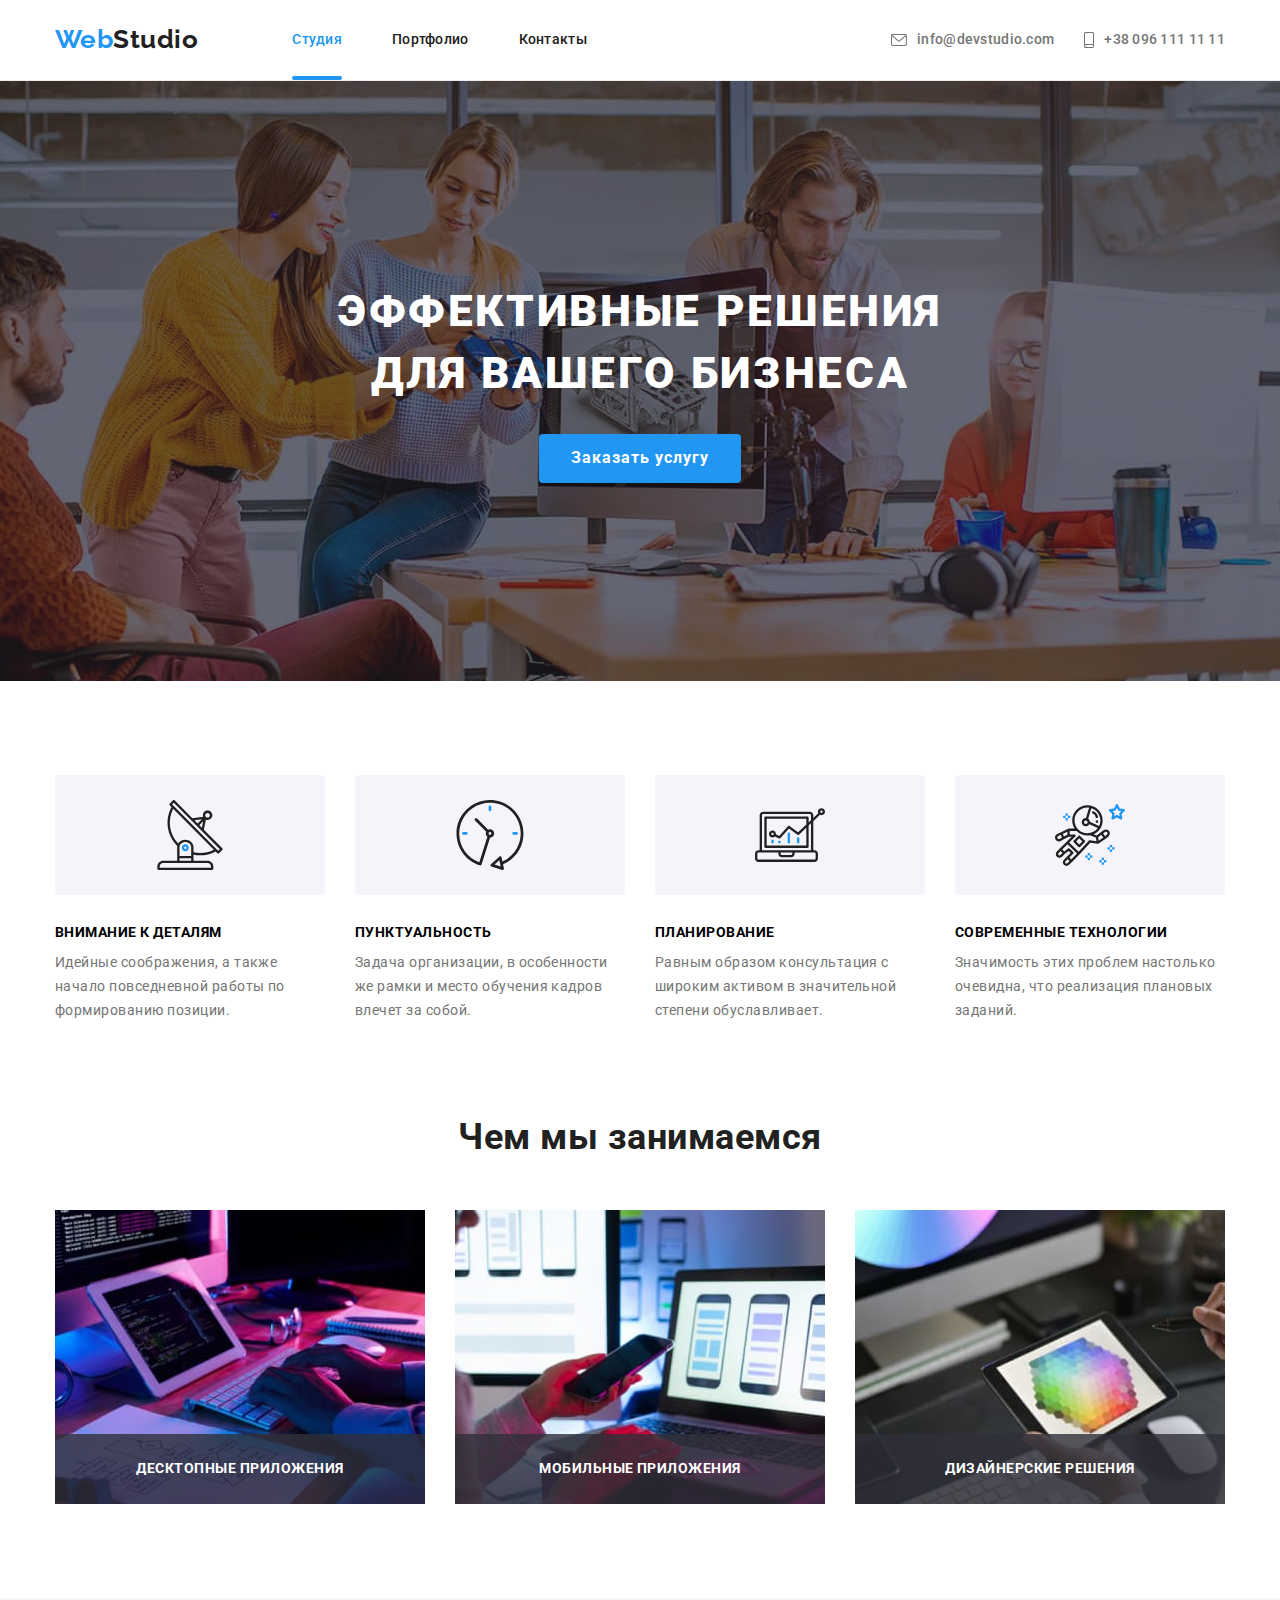
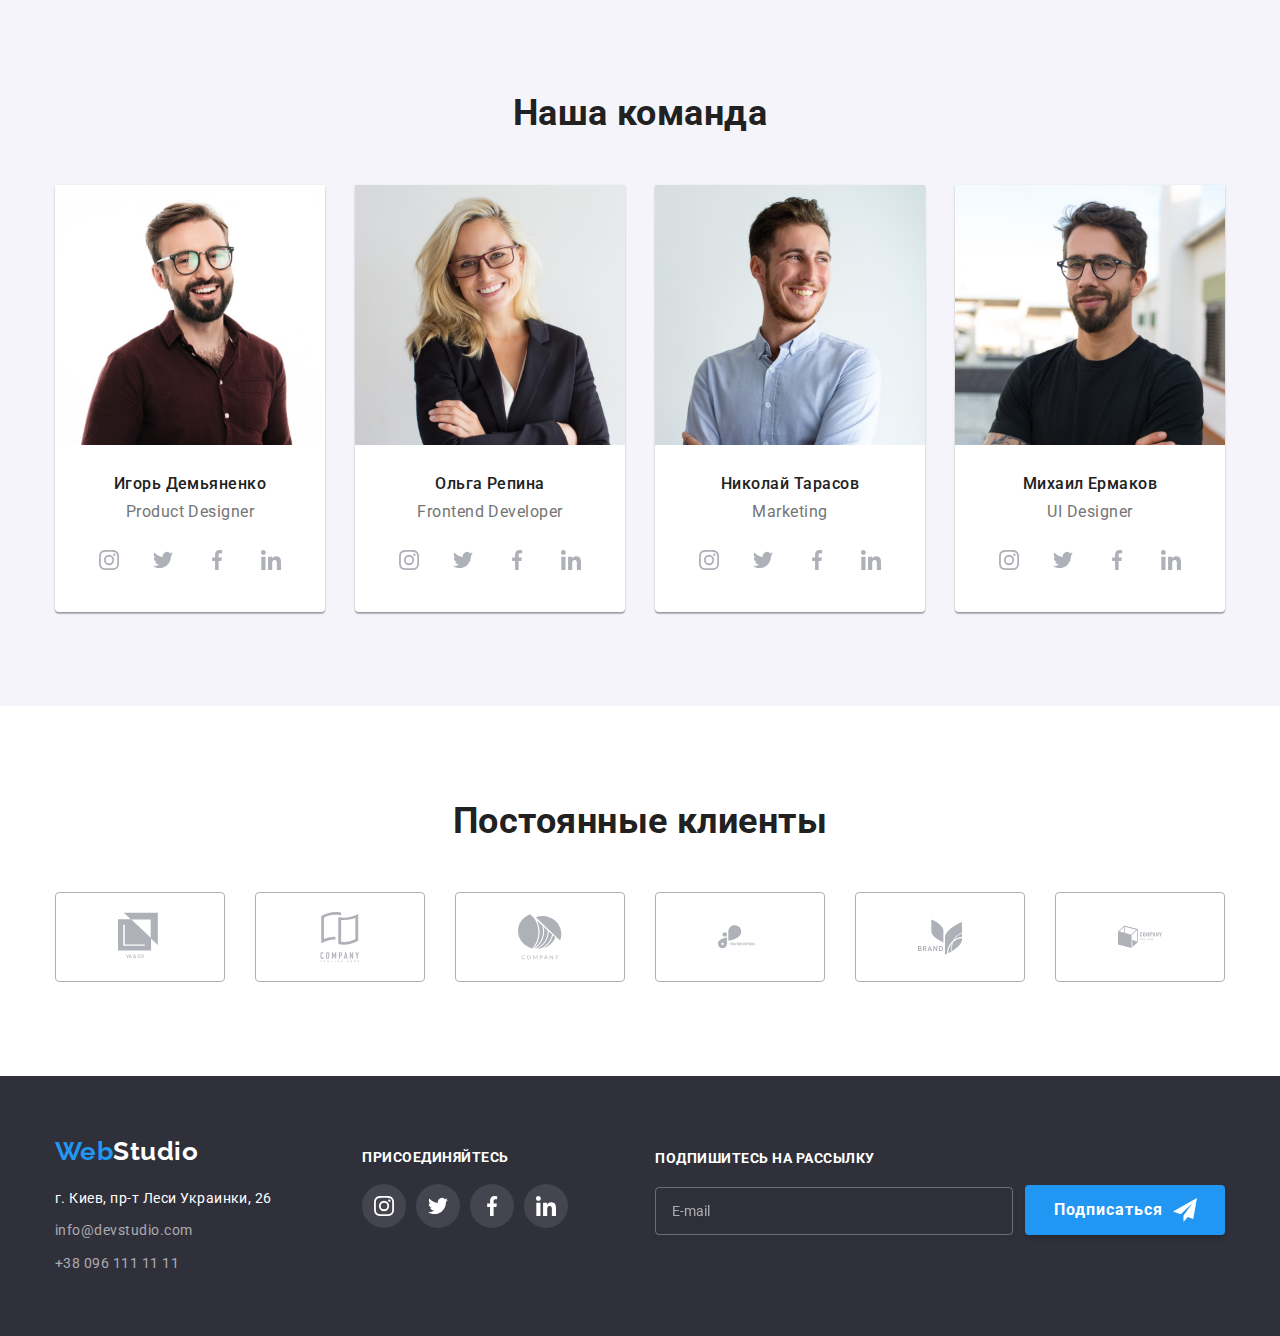
<file: index.html>
<!DOCTYPE html>
<html lang="ru">
  <head>
    <meta charset="UTF-8" />
    <meta name="viewport" content="width=device-width, initial-scale=1.0" />
    <title>WebStudio</title>
    <link
      href="https://fonts.googleapis.com/css2?family=Raleway:ital,wght@0,400;0,500;0,700;1,400;1,500;1,700&family=Roboto:ital,wght@0,400;0,500;0,700;0,900;1,400;1,500;1,700;1,900&display=swap"
      rel="stylesheet">
    <link rel="stylesheet" href="https://cdnjs.cloudflare.com/ajax/libs/modern-normalize/1.0.0/modern-normalize.min.css">
     <link rel="stylesheet" href="./css/main.min.css" />
  </head>
  <body>
    <!-- header -->
    <header class="header">
      <div class="header__container">
        <a class="logo" href="./index.html">Web<span class="logo__text">Studio</span></a>
      <nav>
        <ul class="header__menu">
          <li class="header__item">            
            <a class="header__link current" href="./index.html">Студия</a>
          </li>
          <li class="header__item">
            <a class="header__link" href="./portfolio.html">Портфолио</a>
          </li>
          <li class="header__item">
            <a class="header__link" href="#address">Контакты</a>
          </li>
        </ul>
      </nav>
      
      <ul class="header-contacts">
        <li class="header-contacts__item">
          <a class="header-contacts__link" href="mailto:info@devstudio.com"
            ><svg class="header-contacts__icon" width="16px" height="12px">
              <use href="./images/sprite.svg#icon-envelope"></use>
            </svg>
            info@devstudio.com</a
          >
        </li>
        <li class="header-contacts__item">
          <a class="header-contacts__link" href="tel:+380961111111"
            ><svg class="header-contacts__icon" width="10px" height="16px">
              <use href="./images/sprite.svg#icon-smartphone"></use>
            </svg>+38 096 111 11 11</a
          >
        </li>
      </ul>
    </div>
    </header>
    <main>
      <!-- hero -->
      <section class="hero">
        <div class="hero__container">
          <h1 class="hero__title">Эффективные решения для вашего бизнеса</h1>
        <button class="hero__button" type="button" data-modal-open>
          Заказать услугу
        </button>
        </div>
      </section>
      <!-- features-->
      <section class="features">
        <div class="features__container">
          <h2 class="features__title">Особенности</h2>
        <ul class="features__list">
          <li class="features__items"> 
            <h3 class="features__items-title">Внимание к деталям</h3>
            <p class="features__description">
              Идейные соображения, а также начало повседневной работы по
              формированию позиции.
            </p>
          </li>
          <li class="features__items">
            <h3 class="features__items-title">Пунктуальность</h3>
            <p class="features__description">
              Задача организации, в особенности же рамки и место обучения кадров
              влечет за собой.
            </p>
          </li>
          <li class="features__items">
            <h3 class="features__items-title">Планирование</h3>
            <p class="features__description">
              Равным образом консультация с широким активом в значительной
              степени обуславливает.
            </p>
          </li>
          <li class="features__items">
            <h3 class="features__items-title">Современные технологии</h3>
            <p class="features__description">
              Значимость этих проблем настолько очевидна, что реализация
              плановых заданий.
            </p>
          </li>
        </ul>
        </div>
      </section>
      <!-- wedo -->
      <section class="wedo">
        <div class="wedo__container">
          <h2 class="wedo__title">Чем мы занимаемся</h2>
        <ul class="wedo__list">
          <li class="wedo__items">
            <img class="wedo__images"
              src="./images/we-do/we-do1.jpg"
              width="370"
              height="294"
              alt="разработка программного обеспечения"
            />
            <p class="wedo__description">Десктопные приложения</p>
          </li>
          <li class="wedo__items">
            <img class="wedo__images"
              src="./images/we-do/we-do2.jpg"
              width="370"
              height="294"
              alt="разработка мобильных приложений"
            />
            <p class="wedo__description">Мобильные приложения</p>
          </li>
          <li class="wedo__items">
            <img class="wedo__images"
              src="./images/we-do/we-do3.jpg"
              width="370"
              height="294"
              alt="разработка дизайна веб страниц"
            />
            <p class="wedo__description">Дизайнерские решения</p>
          </li>
        </ul>
        </div>
      </section>
      <!-- team -->
      <section class="team">
       <div class="team__container">
        <h2 class="team__title">Наша команда</h2>
        <ul class="team__list">
          <li class="team__items">
            <img class="team__items-images"
              src="./images/comand/productdesigner.jpg"
              width="270"
              height="260"
              alt="Игорь Демьяненко"
            />
            <h3 class="team__name">Игорь Демьяненко</h3>
            <p class="team__position">Product Designer</p>
            <ul class="team__networks">
              <li class="team__networks-list">
                <a class="team__networks-links" href="https://www.instagram.com/?hl=ru" target="_blank" rel="noopener noreferer"><svg  width="20px" height="20px">
                  <use href="./images/sprite.svg#icon-instagram"></use>
                </svg></a>                
              </li>
              <li class="team__networks-list">
                <a class="team__networks-links" href="https://twitter.com/?lang=ru" target="_blank" rel="noopener noreferer"><svg width="20px" height="20px">
                    <use href="./images/sprite.svg#icon-twitter"></use>
                  </svg></a>
              </li>
              <li class="team__networks-list">
                <a class="team__networks-links" href="https://uk-ua.facebook.com/" target="_blank" rel="noopener noreferer"><svg width="20px" height="20px">
                    <use href="./images/sprite.svg#icon-facebook"></use>
                  </svg></a>
              </li>
              <li class="team__networks-list">
                <a class="team__networks-links" href="https://www.linkedin.com/" target="_blank" rel="noopener noreferer"><svg width="20px" height="20px">
                    <use href="./images/sprite.svg#icon-linkedin"></use>
                  </svg></a>
              </li>
            </ul>
          </li>
          <li class="team__items">
            <img class="team__items-images"
              src="./images/comand/frontenddeveloper.jpg"
              width="270"
              height="260"
              alt="Ольга Репина"
            />
            <h3 class="team__name">Ольга Репина</h3>
            <p class="team__position">Frontend Developer</p>
            <ul class="team__networks">
              <li class="team__networks-list">
                <a class="team__networks-links" href="https://www.instagram.com/?hl=ru" target="_blank" rel="noopener noreferer"><svg
                    width="20px" height="20px">
                    <use href="./images/sprite.svg#icon-instagram"></use>
                  </svg></a>
              </li>
              <li class="team__networks-list">
                <a class="team__networks-links" href="https://twitter.com/?lang=ru" target="_blank" rel="noopener noreferer"><svg
                    width="20px" height="20px">
                    <use href="./images/sprite.svg#icon-twitter"></use>
                  </svg></a>
              </li>
              <li class="team__networks-list">
                <a class="team__networks-links" href="https://uk-ua.facebook.com/" target="_blank" rel="noopener noreferer"><svg
                    width="20px" height="20px">
                    <use href="./images/sprite.svg#icon-facebook"></use>
                  </svg></a>
              </li>
              <li class="team__networks-list">
                <a class="team__networks-links" href="https://www.linkedin.com/" target="_blank" rel="noopener noreferer"><svg
                    width="20px" height="20px">
                    <use href="./images/sprite.svg#icon-linkedin"></use>
                  </svg></a>
              </li>
            </ul>
          </li>
          <li class="team__items">
            <img class="team__items-images"
              src="./images/comand/marketing.jpg"
              width="270"
              height="260"
              alt="Николай Тарасов"
            />
            <h3 class="team__name">Николай Тарасов</h3>
            <p class="team__position">Marketing</p>
            <ul class="team__networks">
              <li class="team__networks-list">
                <a class="team__networks-links" href="https://www.instagram.com/?hl=ru" target="_blank" rel="noopener noreferer"><svg
                    width="20px" height="20px">
                    <use href="./images/sprite.svg#icon-instagram"></use>
                  </svg></a>
              </li>
              <li class="team__networks-list">
                <a class="team__networks-links" href="https://twitter.com/?lang=ru" target="_blank" rel="noopener noreferer"><svg
                    width="20px" height="20px">
                    <use href="./images/sprite.svg#icon-twitter"></use>
                  </svg></a>
              </li>
              <li class="team__networks-list">
                <a class="team__networks-links" href="https://uk-ua.facebook.com/" target="_blank" rel="noopener noreferer"><svg
                    width="20px" height="20px">
                    <use href="./images/sprite.svg#icon-facebook"></use>
                  </svg></a>
              </li>
              <li class="team__networks-list">
                <a class="team__networks-links" href="https://www.linkedin.com/" target="_blank" rel="noopener noreferer"><svg
                    width="20px" height="20px">
                    <use href="./images/sprite.svg#icon-linkedin"></use>
                  </svg></a>
              </li>
            </ul>
          </li>
          <li class="team__items">
            <img class="team__items-images"
              src="./images/comand/ui-designer.jpg"
              width="270"
              height="260"
              alt="Михаил Ермаков"
            />
            <h3 class="team__name">Михаил Ермаков</h3>
            <p class="team__position">UI Designer</p>
            <ul class="team__networks">
              <li class="team__networks-list">
                <a class="team__networks-links" href="https://www.instagram.com/?hl=ru" target="_blank" rel="noopener noreferer"><svg
                    width="20px" height="20px">
                    <use href="./images/sprite.svg#icon-instagram"></use>
                  </svg></a>
              </li>
              <li class="team__networks-list">
                <a class="team__networks-links" href="https://twitter.com/?lang=ru" target="_blank" rel="noopener noreferer"><svg
                    width="20px" height="20px">
                    <use href="./images/sprite.svg#icon-twitter"></use>
                  </svg></a>
              </li>
              <li class="team__networks-list">
                <a class="team__networks-links" href="https://uk-ua.facebook.com/" target="_blank" rel="noopener noreferer"><svg
                    width="20px" height="20px">
                    <use href="./images/sprite.svg#icon-facebook"></use>
                  </svg></a>
              </li>
              <li class="team__networks-list">
                <a class="team__networks-links" href="https://www.linkedin.com/" target="_blank" rel="noopener noreferer"><svg
                    width="20px" height="20px">
                    <use href="./images/sprite.svg#icon-linkedin"></use>
                  </svg></a>
              </li>
            </ul>
          </li>
        </ul>
       </div>
      </section>
      <!-- clients -->
      <section class="clients">
        <div class="clients__container">
          <h2 class="clients__title">Постоянные клиенты</h2>
          <ul class="clients__list">
            <li class="clients__item"><a class="clients__links" href=""><svg class="clients-icon" width="44px" height="50px">
              <use href="./images/sprite.svg#icon-company-one"></use>
            </svg></a></li>
            <li class="clients__item"><a class="clients__links" href=""><svg class="clients-icon" width="44px" height="50px">
              <use href="./images/sprite.svg#icon-company-two"></use>
            </svg></a></li>
            <li class="clients__item"><a class="clients__links" href=""><svg class="clients-icon" width="44px" height="50px">
              <use href="./images/sprite.svg#icon-company-three"></use>
            </svg></a></li>
            <li class="clients__item"><a class="clients__links" href=""><svg class="clients-icon" width="44px" height="50px">
              <use href="./images/sprite.svg#icon-company-four"></use>
            </svg></a></li>
            <li class="clients__item"><a class="clients__links" href=""><svg class="clients-icon" width="44px" height="50px">
              <use href="./images/sprite.svg#icon-company-five"></use>
            </svg></a></li>
            <li class="clients__item"><a class="clients__links" href=""><svg class="clients-icon" width="44px" height="50px">
              <use href="./images/sprite.svg#icon-company-six"></use>
            </svg></a></li>
          </ul>
        </div>  
      </section>
    </main>
    <!-- footer -->
    <footer class="footer">
      <div class="footer__container">
        <div>
          <a class="logo" href="./index.html">Web<span class="logo__text--footer">Studio</span>
          </a>
          <address class="footer__address" id="address">
            <a class="footer__map" href="https://goo.gl/maps/mBAU42XWuLWp58m89" target="_blank" rel="noopener noreferer">г. Киев,
              пр-т
              Леси Украинки, 26</a>
            <a class="footer__link" href="mailto:info@devstudio.com">info@devstudio.com</a>
            <a class="footer__link" href="tel:+380961111111">+38 096 111 11 11</a>
          </address>
        </div>
        <div class="footer__join">
          <p class="footer__join-title">присоединяйтесь</p>
          <ul class="footer__networks">
            <li class="footer__networks-list">
              <a class="footer__networks-links" href="https://www.instagram.com/?hl=ru" target="_blank" rel="noopener noreferer"
                ><svg width="20px" height="20px">
                  <use href="./images/sprite.svg#icon-instagram"></use>
                </svg></a>
            </li>
            <li class="footer__networks-list">
              <a class="footer__networks-links" href="https://twitter.com/?lang=ru" target="_blank" rel="noopener noreferer"
                ><svg width="20px" height="20px">
                  <use href="./images/sprite.svg#icon-twitter"></use>
                </svg></a>
            </li>
            <li class="footer__networks-list">
              <a class="footer__networks-links" href="https://uk-ua.facebook.com/" target="_blank" rel="noopener noreferer"
                ><svg width="20px" height="20px">
                  <use href="./images/sprite.svg#icon-facebook"></use>
                </svg></a>
            </li>
            <li class="footer__networks-list">
              <a class="footer__networks-links" href="https://www.linkedin.com/" target="_blank" rel="noopener noreferer"
                ><svg width="20px" height="20px">
                  <use href="./images/sprite.svg#icon-linkedin"></use>
                </svg></a>
            </li>
          </ul>
          
        </div>
        <div class="footer__form-container">
          <form class="footer__form">
            <div class="footer__mail">
              <label class="footer__form-title">Подпишитесь на рассылку
              <input class="footer__mail-text" type="email" name="footer-mail" placeholder="E-mail">
              </label>
            </div>
            
            <button class="footer__form-button" type="submit">Подписаться <svg class="footer__form-button-icon"
              width="24px" height="24px">
              <use href="./images/sprite.svg#icon-send"></use>
            </svg></button>
          </form>
        </div>
      </div>
    </footer>
    <!-- modal -->
    <div class="backdrop is-hidden" data-modal>
      <div class="modal">
        <button class="modal__close-button" type="button" data-modal-close><svg width="18px" height="18px">
          <use href="./images/sprite.svg#icon-close"></use>
        </svg></button>
        <div class="modal__content">
          <p class="modal__content-title">Оставьте свои данные, мы вам перезвоним</p>
          <label class="modal__content-label">
            Имя
            <input class="modal__content-imput" type="text" name="user-name">
            <svg class="modal__content-imput-icon" width="18px" height="18px">
              <use href="./images/sprite.svg#icon-person-black"></use>
            </svg>
          </label>
           <label class="modal__content-label">
              Телефон
            <input class="modal__content-imput" type="tel" name="user-phone"> 
            <svg class="modal__content-imput-icon" width="18px" height="18px">
              <use href="./images/sprite.svg#icon-phone-black"></use>
            </svg>
          </label>          
          <label class="modal__content-label">
            Почта
            <input class="modal__content-imput" type="email" name="user-mail"> 
            <svg class="modal__content-imput-icon" width="18px" height="18px">
              <use href="./images/sprite.svg#icon-email-black"></use>
            </svg>
          </label>          
          <label class="modal__content-label">
            Комментарий
            <textarea class="modal__content-imput --coments" name="user-comments" rows="10" placeholder="Введите текст"></textarea>
            
          </label>          
          <label class="modal__content-check">
            <input class="modal__content-input-check" type="checkbox" name="user-contract" >
            <a class="modal__content-link" href="">Условия договора</a>Соглашаюсь с рассылкой и принимаю 
            <span class="modal__content-castom-check"><svg class="modal__content-icon" width="14px" height="13px">
              <use href="./images/sprite.svg#icon-check"></use>
            </svg>
          </span>
          </label>
                    
          <button class="modal__content-button" type="submit">Отправить</button>
        </div>
      </div>
    </div>
    <script src="./js/modal.js"></script>
  </body>
</html>
</file>
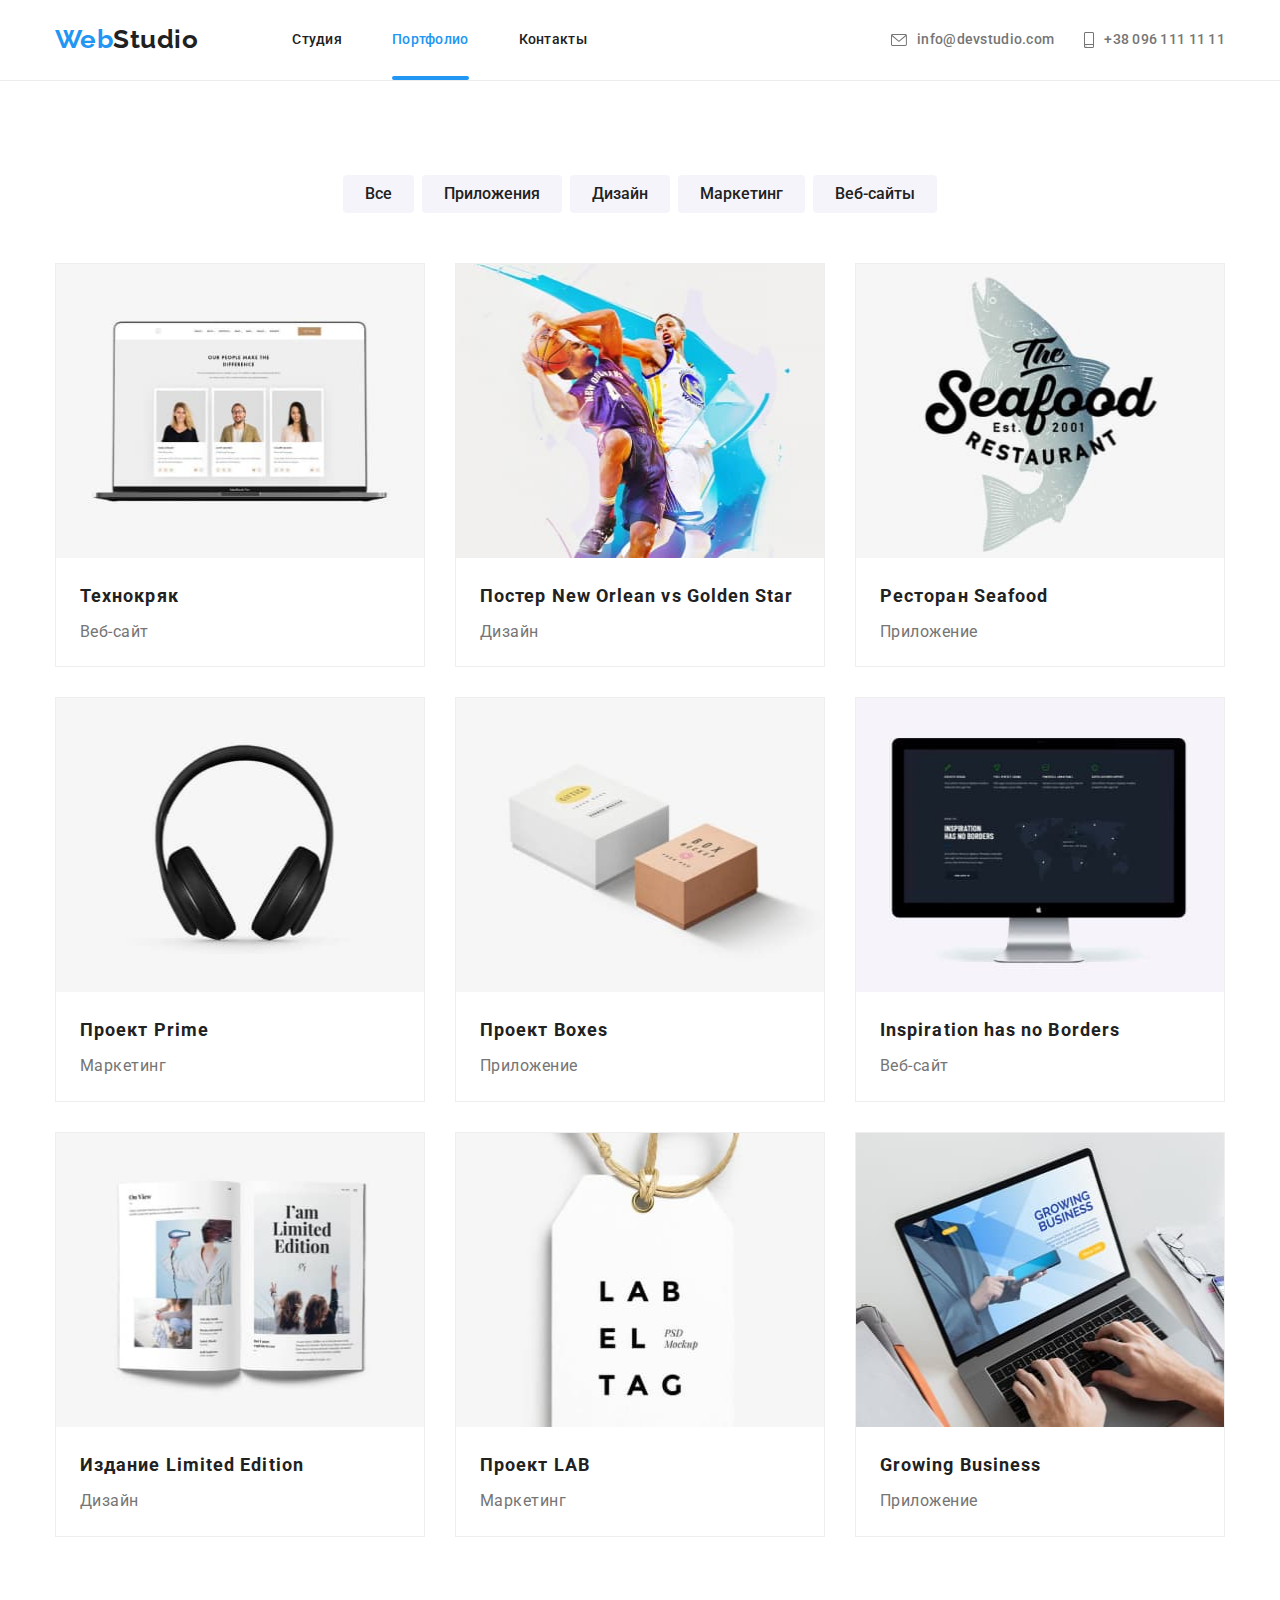
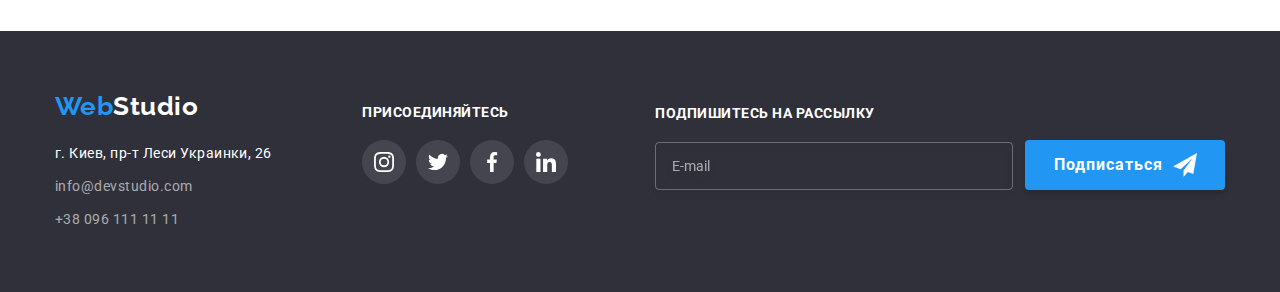
<file: portfolio.html>
<!DOCTYPE html>
<html lang="ru">
  <head>
    <meta charset="UTF-8" />
    <meta name="viewport" content="width=device-width, initial-scale=1.0" />
    <title>WebStudio</title>
    <link
      href="https://fonts.googleapis.com/css2?family=Raleway:ital,wght@0,400;0,500;0,700;1,400;1,500;1,700&family=Roboto:ital,wght@0,400;0,500;0,700;0,900;1,400;1,500;1,700;1,900&display=swap"
      rel="stylesheet">
    <link rel="stylesheet" href="https://cdnjs.cloudflare.com/ajax/libs/modern-normalize/1.0.0/modern-normalize.min.css">
       <link rel="stylesheet" href="./css/main.min.css" />
  </head>
  <body>
    <!-- header -->
    <header class="header">
      <div class="header__container">
        <a class="logo" href="./index.html">Web<span class="logo__text">Studio</span></a>
      <nav>
        <ul class="header__menu">
          <li class="header__item">            
            <a class="header__link" href="./index.html">Студия</a>
          </li>
          <li class="header__item">
            <a class="header__link current" href="./portfolio.html">Портфолио</a>
          </li>
          <li class="header__item">
            <a class="header__link" href="#address">Контакты</a>
          </li>
        </ul>
      </nav>
      
      <ul class="header-contacts">
        <li class="header-contacts__item">
          <a class="header-contacts__link" href="mailto:info@devstudio.com"
            ><svg class="header-contacts__icon" width="16px" height="12px">
              <use href="./images/sprite.svg#icon-envelope"></use>
            </svg>
            info@devstudio.com</a
          >
        </li>
        <li class="header-contacts__item">
          <a class="header-contacts__link" href="tel:+380961111111"
            ><svg class="header-contacts__icon" width="10px" height="16px">
              <use href="./images/sprite.svg#icon-smartphone"></use>
            </svg>+38 096 111 11 11</a
          >
        </li>
      </ul>
    </div>
    </header>
     <!-- portfolio -->
    <main>
      <section class="portfolio">
        <div class="portfolio__container">
          <h1 class="portfolio__title">Портфолио</h1>
          <ul class="portfolio__filter-list">
            <li class="portfolio__filter-items"> <button class="portfolio__filter-links" type="button">Все</button></li>
            <li class="portfolio__filter-items"> <button class="portfolio__filter-links" type="button">Приложения</button></li>
            <li class="portfolio__filter-items"> <button class="portfolio__filter-links" type="button">Дизайн</button></li>
            <li class="portfolio__filter-items"> <button class="portfolio__filter-links" type="button">Маркетинг</button></li>
            <li class="portfolio__filter-items"> <button class="portfolio__filter-links" type="button">Веб-сайты</button></li>
          </ul>
            <ul class="portfolio__content">
              <li class="portfolio__content-items">
                <a class="portfolio__content-link" href="">
                  <div class="portfolio__content-overlay">
                    <img class="portfolio__content-images" src="./images/portfolio/image1.jpg" width="368" height="294" alt="Технокряк Веб-сайт" />
                    <p class="portfolio__content-description">Технокряк это современная площадка распространения коронавируса. Компании используют эту платформу для цифрового
                    шпионажа и атак на защищённые сервера конкурентов.</p>
                  </div>
                  <h2 class="portfolio__content-title">Технокряк</h2>
                  <p class="portfolio__content-type">Веб-сайт</p>
                </a>
              </li>
              <li class="portfolio__content-items">
                <a class="portfolio__content-link" href="">
                  <div class="portfolio__content-overlay">
                    <img class="portfolio__content-images" src="./images/portfolio/image2.jpg" width="368" height="294" alt="Постер Дизайн" />
                  </div>                  
                  <h2 class="portfolio__content-title">Постер New Orlean vs Golden Star</h2>
                  <p class="portfolio__content-type">Дизайн</p>
                </a>
              </li>
              <li class="portfolio__content-items">
                <a class="portfolio__content-link" href="">
                  <div class="portfolio__content-overlay">
                    <img class="portfolio__content-images" src="./images/portfolio/image3.jpg" width="368" height="294" alt="Ресторан Приложение" />
                  </div>                  
                  <h2 class="portfolio__content-title">Ресторан Seafood</h2>
                  <p class="portfolio__content-type">Приложение</p>
                </a>
              </li>
              <li class="portfolio__content-items">
                <a class="portfolio__content-link" href="">
                  <div class="portfolio__content-overlay">
                    <img class="portfolio__content-images" src="./images/portfolio/image4.jpg" width="368" height="294" alt="Проект Прайм Маркетинг" />
                  </div>                  
                  <h2 class="portfolio__content-title">Проект Prime</h2>
                  <p class="portfolio__content-type">Маркетинг</p>
                </a>
              </li>
              <li class="portfolio__content-items">
                <a class="portfolio__content-link" href="">
                  <div class="portfolio__content-overlay">
                    <img class="portfolio__content-images" src="./images/portfolio/image5.jpg" width="368" height="294" alt="Проект Боксес Приложение" />
                  </div>                  
                  <h2 class="portfolio__content-title">Проект Boxes</h2>
                  <p class="portfolio__content-type">Приложение</p>
                </a>
              </li>
              <li class="portfolio__content-items">
                <a class="portfolio__content-link" href="">
                  <div class="portfolio__content-overlay">
                    <img class="portfolio__content-images" src="./images/portfolio/image6.jpg" width="368" height="294" alt="Веб-сайт" />
                  </div>                  
                  <h2 class="portfolio__content-title">Inspiration has no Borders</h2>
                  <p class="portfolio__content-type">Веб-сайт</p>
                </a>
              </li>
              <li class="portfolio__content-items">
                <a class="portfolio__content-link" href="">
                  <div class="portfolio__content-overlay">
                    <img class="portfolio__content-images" src="./images/portfolio/image7.jpg" width="368" height="294" alt="Издание Дизайн" />
                  </div>                  
                  <h2 class="portfolio__content-title">Издание Limited Edition</h2>
                  <p class="portfolio__content-type">Дизайн</p>
                </a>
              </li>
              <li class="portfolio__content-items">
                <a class="portfolio__content-link" href="">
                  <div class="portfolio__content-overlay">
                    <img class="portfolio__content-images" src="./images/portfolio/image8.jpg" width="368" height="294" alt="Проект ЛАБ Маркетинг" />
                  </div>                  
                  <h2 class="portfolio__content-title">Проект LAB</h2>
                  <p class="portfolio__content-type">Маркетинг</p>
                </a>
              </li>
              <li class="portfolio__content-items">
                <a class="portfolio__content-link" href="">
                  <div class="portfolio__content-overlay">
                    <img class="portfolio__content-images" src="./images/portfolio/image9.jpg" width="368" height="294" alt="Приложение" />
                  </div>                  
                  <h2 class="portfolio__content-title">Growing Business</h2>
                  <p class="portfolio__content-type">Приложение</p>
                </a>
              </li>
            </ul>
        </div>
      </section>
    </main>
    <!-- footer -->
    <footer class="footer">
      <div class="footer__container">
        <div>
          <a class="logo" href="./index.html">Web<span class="logo__text--footer">Studio</span>
          </a>
          <address class="footer__address" id="address">
            <a class="footer__map" href="https://goo.gl/maps/mBAU42XWuLWp58m89" target="_blank" rel="noopener noreferer">г. Киев,
              пр-т
              Леси Украинки, 26</a>
            <a class="footer__link" href="mailto:info@devstudio.com">info@devstudio.com</a>
            <a class="footer__link" href="tel:+380961111111">+38 096 111 11 11</a>
          </address>
        </div>
        <div class="footer__join">
          <p class="footer__join-title">присоединяйтесь</p>
          <ul class="footer__networks">
            <li class="footer__networks-list">
              <a class="footer__networks-links" href="https://www.instagram.com/?hl=ru" target="_blank" rel="noopener noreferer"
                ><svg width="20px" height="20px">
                  <use href="./images/sprite.svg#icon-instagram"></use>
                </svg></a>
            </li>
            <li class="footer__networks-list">
              <a class="footer__networks-links" href="https://twitter.com/?lang=ru" target="_blank" rel="noopener noreferer"
                ><svg width="20px" height="20px">
                  <use href="./images/sprite.svg#icon-twitter"></use>
                </svg></a>
            </li>
            <li class="footer__networks-list">
              <a class="footer__networks-links" href="https://uk-ua.facebook.com/" target="_blank" rel="noopener noreferer"
                ><svg width="20px" height="20px">
                  <use href="./images/sprite.svg#icon-facebook"></use>
                </svg></a>
            </li>
            <li class="footer__networks-list">
              <a class="footer__networks-links" href="https://www.linkedin.com/" target="_blank" rel="noopener noreferer"
                ><svg width="20px" height="20px">
                  <use href="./images/sprite.svg#icon-linkedin"></use>
                </svg></a>
            </li>
          </ul>
          
        </div>
        <div class="footer__form-container">
          <form class="footer__form">
            <div class="footer__mail">
              <label class="footer__form-title">Подпишитесь на рассылку
              <input class="footer__mail-text" type="email" name="footer-mail" placeholder="E-mail">
              </label>
            </div>
            
            <button class="footer__form-button" type="submit">Подписаться <svg class="footer__form-button-icon"
              width="24px" height="24px">
              <use href="./images/sprite.svg#icon-send"></use>
            </svg></button>
          </form>
        </div>
      </div>
    </footer>
      </body>
</html>
</file>
<file: css/main.min.css>
body{color:var(#212121);background-color:var(#fff);letter-spacing:0.03em;font-family:Roboto, sans-serif;font-style:normal;font-weight:400}.header__menu,.header-contacts,.features__list,.wedo__list,.team__list,.team__networks,.clients__list,.footer__networks,.portfolio__filter-list,.portfolio__content{list-style-type:none;margin:0px;padding-left:0}.features__title,.portfolio__title,.modal__content-input-check{position:absolute;width:1px;height:1px;margin:-1px;border:0;padding:0;clip:rect(0 0 0 0);overflow:hidden}.header__container,.hero__container,.features__container,.wedo__container,.team__container,.clients__container,.footer__container,.portfolio__container{width:1200px;margin-left:auto;margin-right:auto;padding-left:15px;padding-right:15px}.wedo__images,.team__items-images,.portfolio__content-images{display:block}.header{border-bottom:1px solid #ececec}.header__container{display:-webkit-box;display:-ms-flexbox;display:flex;-webkit-box-align:center;-ms-flex-align:center;align-items:center}.header__menu{display:-webkit-box;display:-ms-flexbox;display:flex}.header__item:not(:last-child){margin-right:50px}.header__link{padding-top:32px;padding-bottom:32px;display:block;color:#212121;font-weight:500;font-size:14px;line-height:1.14;letter-spacing:0.02em;text-decoration:none;-webkit-transition-property:color;transition-property:color;-webkit-transition-duration:250ms;transition-duration:250ms;-webkit-transition-timing-function:cubic-bezier(0.4, 0, 0.2, 1);transition-timing-function:cubic-bezier(0.4, 0, 0.2, 1)}.header__link:hover,.header__link:focus{color:#2196f3}.current{position:relative;color:#2196f3}.current::after{content:'';display:block;position:absolute;left:0;bottom:0;height:4px;width:100%;background-color:#2196f3;border-radius:2px}.header-contacts{display:-webkit-box;display:-ms-flexbox;display:flex;margin-left:auto}.header-contacts__item:not(:last-child){margin-right:30px}.header-contacts__link{display:-webkit-box;display:-ms-flexbox;display:flex;-webkit-box-align:center;-ms-flex-align:center;align-items:center;padding-top:32px;padding-bottom:32px;color:#757575;fill:#757575;font-weight:500;font-size:14px;line-height:1.14;letter-spacing:0.02em;text-decoration:none;-webkit-transition-property:color;transition-property:color;-webkit-transition-duration:250ms;transition-duration:250ms;-webkit-transition-timing-function:cubic-bezier(0.4, 0, 0.2, 1);transition-timing-function:cubic-bezier(0.4, 0, 0.2, 1)}.header-contacts__link:hover,.header-contacts__link:focus{color:#2196f3;fill:#2196f3}.header-contacts__icon{margin-right:10px}.logo{display:block;margin-right:94px;color:#2196f3;font-family:Raleway, sans-serif;font-weight:700;font-size:26px;line-height:1.2;text-decoration:none}.logo__text{color:#212121}.logo__text--footer{color:#ffffff}.hero{height:600px;max-width:1600px;margin-left:auto;margin-right:auto;background-image:-webkit-gradient(linear, left top, left bottom, from(rgba(47,48,58,0.4)), to(rgba(47,48,58,0.4))),url(../images/bg-Image.jpg);background-image:linear-gradient(rgba(47,48,58,0.4), rgba(47,48,58,0.4)),url(../images/bg-Image.jpg);background-color:#c4c4c4;background-size:cover;background-repeat:no-repeat;background-position:center}.hero__container{padding-top:200px;padding-bottom:200px}.hero__title{max-width:700px;margin-top:0;margin-right:auto;margin-left:auto;margin-bottom:0;color:#ffffff;font-weight:900;font-size:44px;line-height:1.4;text-align:center;letter-spacing:0.06em;text-transform:uppercase}.hero__button{display:block;padding:10px 32px;margin-top:30px;margin-right:auto;margin-left:auto;color:#ffffff;font-weight:700;font-size:16px;line-height:1.8;-webkit-box-align:center;-ms-flex-align:center;align-items:center;text-align:center;letter-spacing:0.06em;background-color:#2196f3;-webkit-box-shadow:0px 4px 4px rgba(0,0,0,0.15);box-shadow:0px 4px 4px rgba(0,0,0,0.15);border-radius:4px;border:0;-webkit-transition-property:background-color;transition-property:background-color;-webkit-transition-duration:250ms;transition-duration:250ms;-webkit-transition-timing-function:cubic-bezier(0.4, 0, 0.2, 1);transition-timing-function:cubic-bezier(0.4, 0, 0.2, 1)}.hero__button:hover,.hero__button:focus{background-color:#188ce8}.features__list{padding:94px 0px;display:-webkit-box;display:-ms-flexbox;display:flex}.features__items{width:calc((100% - 90px) / 4)}.features__items:not(:last-child){margin-right:30px}.features__items::before{display:block;content:'';height:120px;background-color:#f5f4fa;background-repeat:no-repeat;background-position:center;border-radius:4px}.features__items:nth-child(1)::before{background-image:url(../images/icons/antenna.svg)}.features__items:nth-child(2)::before{background-image:url(../images/icons/clock.svg)}.features__items:nth-child(3)::before{background-image:url(../images/icons/diagram.svg)}.features__items:nth-child(4)::before{background-image:url(../images/icons/astronaut.svg)}.features__items-title{margin-top:30px;margin-bottom:0px;color:var(--primary-text-color);font-weight:700;font-size:14px;line-height:1.14;text-transform:uppercase}.features__description{margin-top:10px;margin-bottom:0;color:#757575;font-weight:400;font-size:14px;line-height:1.7}.wedo__title{margin-top:0;margin-bottom:0;color:#212121;font-weight:700;font-size:36px;line-height:1.2;text-align:center}.wedo__list{margin-top:50px;display:-webkit-box;display:-ms-flexbox;display:flex}.wedo__items{position:relative}.wedo__items:not(:last-child){margin-right:30px}.wedo__description{position:absolute;bottom:0;margin-top:0;margin-bottom:0;padding-top:27px;padding-bottom:27px;width:100%;font-weight:700;font-size:14px;line-height:1.14;text-align:center;text-transform:uppercase;background-color:rgba(47,48,58,0.8);color:#ffffff}.team{margin-top:94px;background:#f5f4fa}.team__container{padding-top:94px;padding-bottom:94px}.team__title{margin-top:0;margin-bottom:0;color:#212121;font-weight:700;font-size:36px;line-height:1.2;text-align:center}.team__list{margin-top:50px;display:-webkit-box;display:-ms-flexbox;display:flex;-webkit-box-pack:center;-ms-flex-pack:center;justify-content:center}.team__items{padding-bottom:30px;background:#fff;-webkit-box-shadow:0px 1px 3px rgba(0,0,0,0.12),0px 1px 1px rgba(0,0,0,0.14),0px 2px 1px rgba(0,0,0,0.2);box-shadow:0px 1px 3px rgba(0,0,0,0.12),0px 1px 1px rgba(0,0,0,0.14),0px 2px 1px rgba(0,0,0,0.2);border-radius:0px 0px 4px 4px}.team__items:not(:last-child){margin-right:30px}.team__name{margin-top:30px;margin-bottom:0;color:#212121;font-weight:500;font-size:16px;line-height:1.2x;text-align:center}.team__position{margin-top:10px;margin-bottom:0;color:#757575;font-weight:400;font-size:16px;line-height:1.2x;text-align:center}.team__networks{display:-webkit-box;display:-ms-flexbox;display:flex;-webkit-box-pack:center;-ms-flex-pack:center;justify-content:center;margin-top:16px}.team__networks-list:not(:last-child){margin-right:10px}.team__networks-links{padding:12px;width:44px;height:44px;display:block;border-radius:50%;fill:#afb1b8;-webkit-transition-property:border-radius, background-color, fill;transition-property:border-radius, background-color, fill;-webkit-transition-duration:250ms;transition-duration:250ms;-webkit-transition-timing-function:cubic-bezier(0.4, 0, 0.2, 1);transition-timing-function:cubic-bezier(0.4, 0, 0.2, 1)}.team__networks-links:hover,.team__networks-links:focus{border-radius:50%;background-color:#2196f3;fill:#ffffff}.clients__container{padding-top:94px;padding-bottom:94px}.clients__title{margin-top:0px;margin-bottom:0;color:#212121;font-weight:700;font-size:36px;line-height:1.167;text-align:center}.clients__list{display:-webkit-box;display:-ms-flexbox;display:flex;-webkit-box-pack:center;-ms-flex-pack:center;justify-content:center;margin-top:50px}.clients__item:not(:last-child){margin-right:30px}.clients__links{display:-webkit-box;display:-ms-flexbox;display:flex;width:170px;height:90px;-webkit-box-pack:center;-ms-flex-pack:center;justify-content:center;-webkit-box-align:center;-ms-flex-align:center;align-items:center;fill:#afb1b8;border:1px solid #afb1b8;border-radius:4px;-webkit-transition-property:border, fill;transition-property:border, fill;-webkit-transition-duration:250ms;transition-duration:250ms;-webkit-transition-timing-function:cubic-bezier(0.4, 0, 0.2, 1);transition-timing-function:cubic-bezier(0.4, 0, 0.2, 1)}.clients__links:hover,.clients__links:focus{border:1px solid #2196f3;fill:#2196f3}.footer{background-color:#2f303a}.footer__container{padding-top:60px;padding-bottom:60px;display:-webkit-box;display:-ms-flexbox;display:flex}.footer__address{margin-top:20px;font-style:normal}.footer__map{display:block;color:#ffffff;font-weight:400;font-size:14px;line-height:1.7;text-decoration:none}.footer__link{display:block;margin-top:9px;color:rgba(255,255,255,0.6);font-weight:400;font-size:14px;line-height:1.7;text-decoration:none}.footer__join{margin-left:70px;padding-top:13px}.footer__join-title{margin-top:0;margin-bottom:0;font-weight:700;font-size:14px;line-height:1.142;text-transform:uppercase;color:#ffffff}.footer__networks{display:-webkit-box;display:-ms-flexbox;display:flex;margin-top:20px}.footer__networks-list:not(:last-child){margin-right:10px}.footer__networks-links{padding:12px;width:44px;height:44px;display:block;border-radius:50%;background-color:rgba(255,255,255,0.1);fill:#ffffff;-webkit-transition-property:border-radius, background-color, fill;transition-property:border-radius, background-color, fill;-webkit-transition-duration:250ms;transition-duration:250ms;-webkit-transition-timing-function:cubic-bezier(0.4, 0, 0.2, 1);transition-timing-function:cubic-bezier(0.4, 0, 0.2, 1)}.footer__networks-links:hover,.footer__networks-links:focus{border-radius:50%;background-color:#2196f3;fill:#ffffff}.footer__form-container{padding-top:13px;margin-left:auto}.footer__form{display:-webkit-box;display:-ms-flexbox;display:flex;-webkit-box-align:end;-ms-flex-align:end;align-items:flex-end}.footer__form-title{font-weight:700;font-size:14px;line-height:1.142;text-transform:uppercase;color:#ffffff}.footer__mail-text{display:block;margin-top:20px;padding-top:15px;padding-right:16px;padding-bottom:15px;padding-left:16px;width:358px;color:#ffffff;border:1px solid rgba(255,255,255,0.3);-webkit-filter:drop-shadow(0px 4px 4px rgba(0,0,0,0.15));filter:drop-shadow(0px 4px 4px rgba(0,0,0,0.15));border-radius:4px;background-color:transparent}.footer__mail-text::-webkit-input-placeholder{color:rgba(255,255,255,0.6)}.footer__mail-text:-ms-input-placeholder{color:rgba(255,255,255,0.6)}.footer__mail-text::-ms-input-placeholder{color:rgba(255,255,255,0.6)}.footer__mail-text::placeholder{color:rgba(255,255,255,0.6)}.footer__form-button{margin-left:12px;padding-top:10px;padding-right:28px;padding-bottom:10px;padding-left:29px;display:-webkit-box;display:-ms-flexbox;display:flex;-webkit-box-align:center;-ms-flex-align:center;align-items:center;font-weight:700;font-size:16px;line-height:1.875;letter-spacing:0.06em;color:#ffffff;background-color:#2196f3;border:0;-webkit-box-shadow:0px 4px 4px rgba(0,0,0,0.15);box-shadow:0px 4px 4px rgba(0,0,0,0.15);border-radius:4px}.footer__form-button-icon{margin-left:10px}.portfolio__container{padding-top:94px;padding-bottom:94px}.portfolio__filter-list{display:-webkit-box;display:-ms-flexbox;display:flex;-webkit-box-pack:center;-ms-flex-pack:center;justify-content:center}.portfolio__filter-items:not(:last-child){margin-right:8px}.portfolio__filter-links{padding:6px 22px;font-weight:500;font-size:16px;line-height:1.6;color:#212121;background:#f5f4fa;border-radius:4px;border:0;-webkit-transition-property:background-color, color, -webkit-box-shadow;transition-property:background-color, color, -webkit-box-shadow;transition-property:background-color, color, box-shadow;transition-property:background-color, color, box-shadow, -webkit-box-shadow;-webkit-transition-duration:250ms;transition-duration:250ms;-webkit-transition-timing-function:cubic-bezier(0.4, 0, 0.2, 1);transition-timing-function:cubic-bezier(0.4, 0, 0.2, 1)}.portfolio__filter-links:hover,.portfolio__filter-links:focus{background-color:#2196f3;color:#ffffff;-webkit-box-shadow:0px 3px 1px rgba(0,0,0,0.1),0px 1px 2px rgba(0,0,0,0.08),0px 2px 2px rgba(0,0,0,0.12);box-shadow:0px 3px 1px rgba(0,0,0,0.1),0px 1px 2px rgba(0,0,0,0.08),0px 2px 2px rgba(0,0,0,0.12)}.portfolio__content{margin-top:50px;display:-webkit-box;display:-ms-flexbox;display:flex;-ms-flex-wrap:wrap;flex-wrap:wrap}.portfolio__content-items{width:calc((100% - 60px) / 3)}.portfolio__content-items:not(:nth-child(3n)){margin-right:30px}.portfolio__content-items:not(:nth-child(-n+3)){margin-top:30px}.portfolio__content-link{display:block;background:#fff;border:1px solid #eeeeee;text-decoration:none;padding-bottom:20px;-webkit-transition-property:-webkit-box-shadow;transition-property:-webkit-box-shadow;transition-property:box-shadow;transition-property:box-shadow, -webkit-box-shadow;-webkit-transition-duration:250ms;transition-duration:250ms;-webkit-transition-timing-function:cubic-bezier(0.4, 0, 0.2, 1);transition-timing-function:cubic-bezier(0.4, 0, 0.2, 1)}.portfolio__content-link:hover,.portfolio__content-link:focus{-webkit-box-shadow:0px 1px 1px rgba(0,0,0,0.12),0px 4px 4px rgba(0,0,0,0.06),1px 4px 6px rgba(0,0,0,0.16);box-shadow:0px 1px 1px rgba(0,0,0,0.12),0px 4px 4px rgba(0,0,0,0.06),1px 4px 6px rgba(0,0,0,0.16)}.portfolio__content-title{margin-top:20px;margin-bottom:0;padding-left:24px;color:#212121;font-weight:700;font-size:18px;line-height:2;letter-spacing:0.06em}.portfolio__content-type{margin-top:4px;margin-bottom:0;padding-left:24px;color:#757575;font-weight:400;font-size:16px;line-height:1.8}.portfolio__content-overlay{position:relative;display:-webkit-box;display:-ms-flexbox;display:flex;-webkit-box-align:center;-ms-flex-align:center;align-items:center;overflow:hidden}.portfolio__content-overlay::before{content:'';position:absolute;width:100%;height:100%;background:rgba(33,150,243,0.9);opacity:0;-webkit-transition-property:opacity, -webkit-transform;transition-property:opacity, -webkit-transform;transition-property:opacity, transform;transition-property:opacity, transform, -webkit-transform;-webkit-transition-duration:250ms;transition-duration:250ms;-webkit-transition-timing-function:cubic-bezier(0.4, 0, 0.2, 1);transition-timing-function:cubic-bezier(0.4, 0, 0.2, 1);-webkit-transform:translateY(100%);transform:translateY(100%)}.portfolio__content-link:hover .portfolio__content-overlay::before,.portfolio__content-link:focus .portfolio__content-overlay::before{opacity:1;-webkit-transform:translateY(0);transform:translateY(0)}.portfolio__content-description{position:absolute;margin-top:0;margin-bottom:0;padding-right:24px;padding-left:24px;font-size:18px;line-height:1.555;color:#ffffff;opacity:0;-webkit-transition-property:opacity, -webkit-transform;transition-property:opacity, -webkit-transform;transition-property:opacity, transform;transition-property:opacity, transform, -webkit-transform;-webkit-transition-duration:250ms;transition-duration:250ms;-webkit-transition-timing-function:cubic-bezier(0.4, 0, 0.2, 1);transition-timing-function:cubic-bezier(0.4, 0, 0.2, 1);-webkit-transform:translateY(100%);transform:translateY(100%)}.portfolio__content-link:hover .portfolio__content-description,.portfolio__content-link:focus .portfolio__content-description{opacity:1;-webkit-transform:translateY(0);transform:translateY(0)}.backdrop{position:fixed;top:0;left:0;width:100%;height:100%;background:rgba(0,0,0,0.2);-webkit-transition-property:opacity;transition-property:opacity;-webkit-transition-duration:250ms;transition-duration:250ms;-webkit-transition-timing-function:cubic-bezier(0.4, 0, 0.2, 1);transition-timing-function:cubic-bezier(0.4, 0, 0.2, 1)}.is-hidden{opacity:0;pointer-events:none}.modal{padding:40px;position:absolute;top:50%;left:50%;width:528px;height:581px;background:#ffffff;-webkit-box-shadow:0px 1px 3px rgba(0,0,0,0.12),0px 1px 1px rgba(0,0,0,0.14),0px 2px 1px rgba(0,0,0,0.2);box-shadow:0px 1px 3px rgba(0,0,0,0.12),0px 1px 1px rgba(0,0,0,0.14),0px 2px 1px rgba(0,0,0,0.2);border-radius:4px;-webkit-transform:translate(-50%, -50%) scale(1);transform:translate(-50%, -50%) scale(1);-webkit-transition:-webkit-transform 250ms cubic-bezier(0.4, 0, 0.2, 1);transition:-webkit-transform 250ms cubic-bezier(0.4, 0, 0.2, 1);transition:transform 250ms cubic-bezier(0.4, 0, 0.2, 1);transition:transform 250ms cubic-bezier(0.4, 0, 0.2, 1), -webkit-transform 250ms cubic-bezier(0.4, 0, 0.2, 1)}.backdrop.is-hidden .modal{-webkit-transform:translate(-50%, -50%) scale(0);transform:translate(-50%, -50%) scale(0)}.modal__close-button{position:absolute;right:8px;top:8px;padding:5px;width:30px;height:30px;background-color:#fff;border:1px solid rgba(0,0,0,0.1);border-radius:50%;-webkit-transition-property:border;transition-property:border;-webkit-transition-duration:250ms;transition-duration:250ms;-webkit-transition-timing-function:cubic-bezier(0.4, 0, 0.2, 1);transition-timing-function:cubic-bezier(0.4, 0, 0.2, 1)}.modal__close-button:hover,.modal__close-button:focus{fill:#2196f3}.modal__content{display:-webkit-box;display:-ms-flexbox;display:flex;-webkit-box-orient:vertical;-webkit-box-direction:normal;-ms-flex-direction:column;flex-direction:column}.modal__content-title{margin-top:0;margin-bottom:12px;font-weight:700;font-size:20px;line-height:1.15;text-align:center;color:#212121}.modal__content-label{position:relative;display:block;font-weight:400;font-size:12px;line-height:1.166;letter-spacing:0.01em;color:#757575}.modal__content-label:nth-child(n+3){margin-top:10px}.modal__content-imput{margin-top:4px;padding-top:12px;padding-right:16px;padding-bottom:12px;padding-left:35px;display:block;border:1px solid rgba(33,33,33,0.2);border-radius:4px;width:100%;resize:none;-webkit-transition-property:border;transition-property:border;-webkit-transition-duration:250ms;transition-duration:250ms;-webkit-transition-timing-function:cubic-bezier(0.4, 0, 0.2, 1);transition-timing-function:cubic-bezier(0.4, 0, 0.2, 1)}.modal__content-imput:hover,.modal__content-imput:focus{border:1px solid #2196f3}.modal__content-imput.--coments{padding-left:16px;height:120px}.modal__content-imput.--coments::-webkit-input-placeholder{color:rgba(117,117,117,0.5)}.modal__content-imput.--coments:-ms-input-placeholder{color:rgba(117,117,117,0.5)}.modal__content-imput.--coments::-ms-input-placeholder{color:rgba(117,117,117,0.5)}.modal__content-imput.--coments::placeholder{color:rgba(117,117,117,0.5)}.modal__content-imput-icon{position:absolute;top:50%;left:12px;-webkit-transition-property:fill;transition-property:fill;-webkit-transition-duration:250ms;transition-duration:250ms;-webkit-transition-timing-function:cubic-bezier(0.4, 0, 0.2, 1);transition-timing-function:cubic-bezier(0.4, 0, 0.2, 1)}.modal__content-imput:hover ~ .modal__content-imput-icon,.modal__content-imput:focus ~ .modal__content-imput-icon{fill:#2196f3}.modal__content-check{display:-webkit-box;display:-ms-flexbox;display:flex;-webkit-box-align:center;-ms-flex-align:center;align-items:center;-webkit-box-orient:horizontal;-webkit-box-direction:reverse;-ms-flex-direction:row-reverse;flex-direction:row-reverse;margin-top:20px;margin-right:auto;margin-left:auto;font-weight:400;font-size:14px;line-height:1.714;color:#757575}.modal__content-link{margin-left:4px;color:#2196f3}.modal__content-castom-check{margin-right:7px;width:16px;height:15px;border:1px solid #212121;border-radius:4px;fill:#ffffff;background-color:#ffffff;-webkit-transition-property:background-color, border-color;transition-property:background-color, border-color;-webkit-transition-duration:250ms;transition-duration:250ms;-webkit-transition-timing-function:cubic-bezier(0.4, 0, 0.2, 1);transition-timing-function:cubic-bezier(0.4, 0, 0.2, 1)}.modal__content-input-check:checked ~ .modal__content-castom-check{background-color:#2196f3;border-color:#2196f3}.modal__content-icon{display:block}.modal__content-button{margin-top:30px;margin-right:auto;margin-left:auto;padding-top:10px;padding-right:55px;padding-bottom:10px;padding-left:56px;font-weight:700;font-size:16px;line-height:1.875;letter-spacing:0.06em;color:#ffffff;background-color:#2196f3;-webkit-box-shadow:0px 4px 4px rgba(0,0,0,0.15);box-shadow:0px 4px 4px rgba(0,0,0,0.15);border-radius:4px;border:0;-webkit-transition-property:background-color;transition-property:background-color;-webkit-transition-duration:250ms;transition-duration:250ms;-webkit-transition-timing-function:cubic-bezier(0.4, 0, 0.2, 1);transition-timing-function:cubic-bezier(0.4, 0, 0.2, 1)}.modal__content-button:hover,.modal__content-button:focus{background:#188ce8;-webkit-box-shadow:0px 4px 4px rgba(0,0,0,0.15);box-shadow:0px 4px 4px rgba(0,0,0,0.15);border-radius:4px}
/*# sourceMappingURL=main.min.css.map */
</file>
